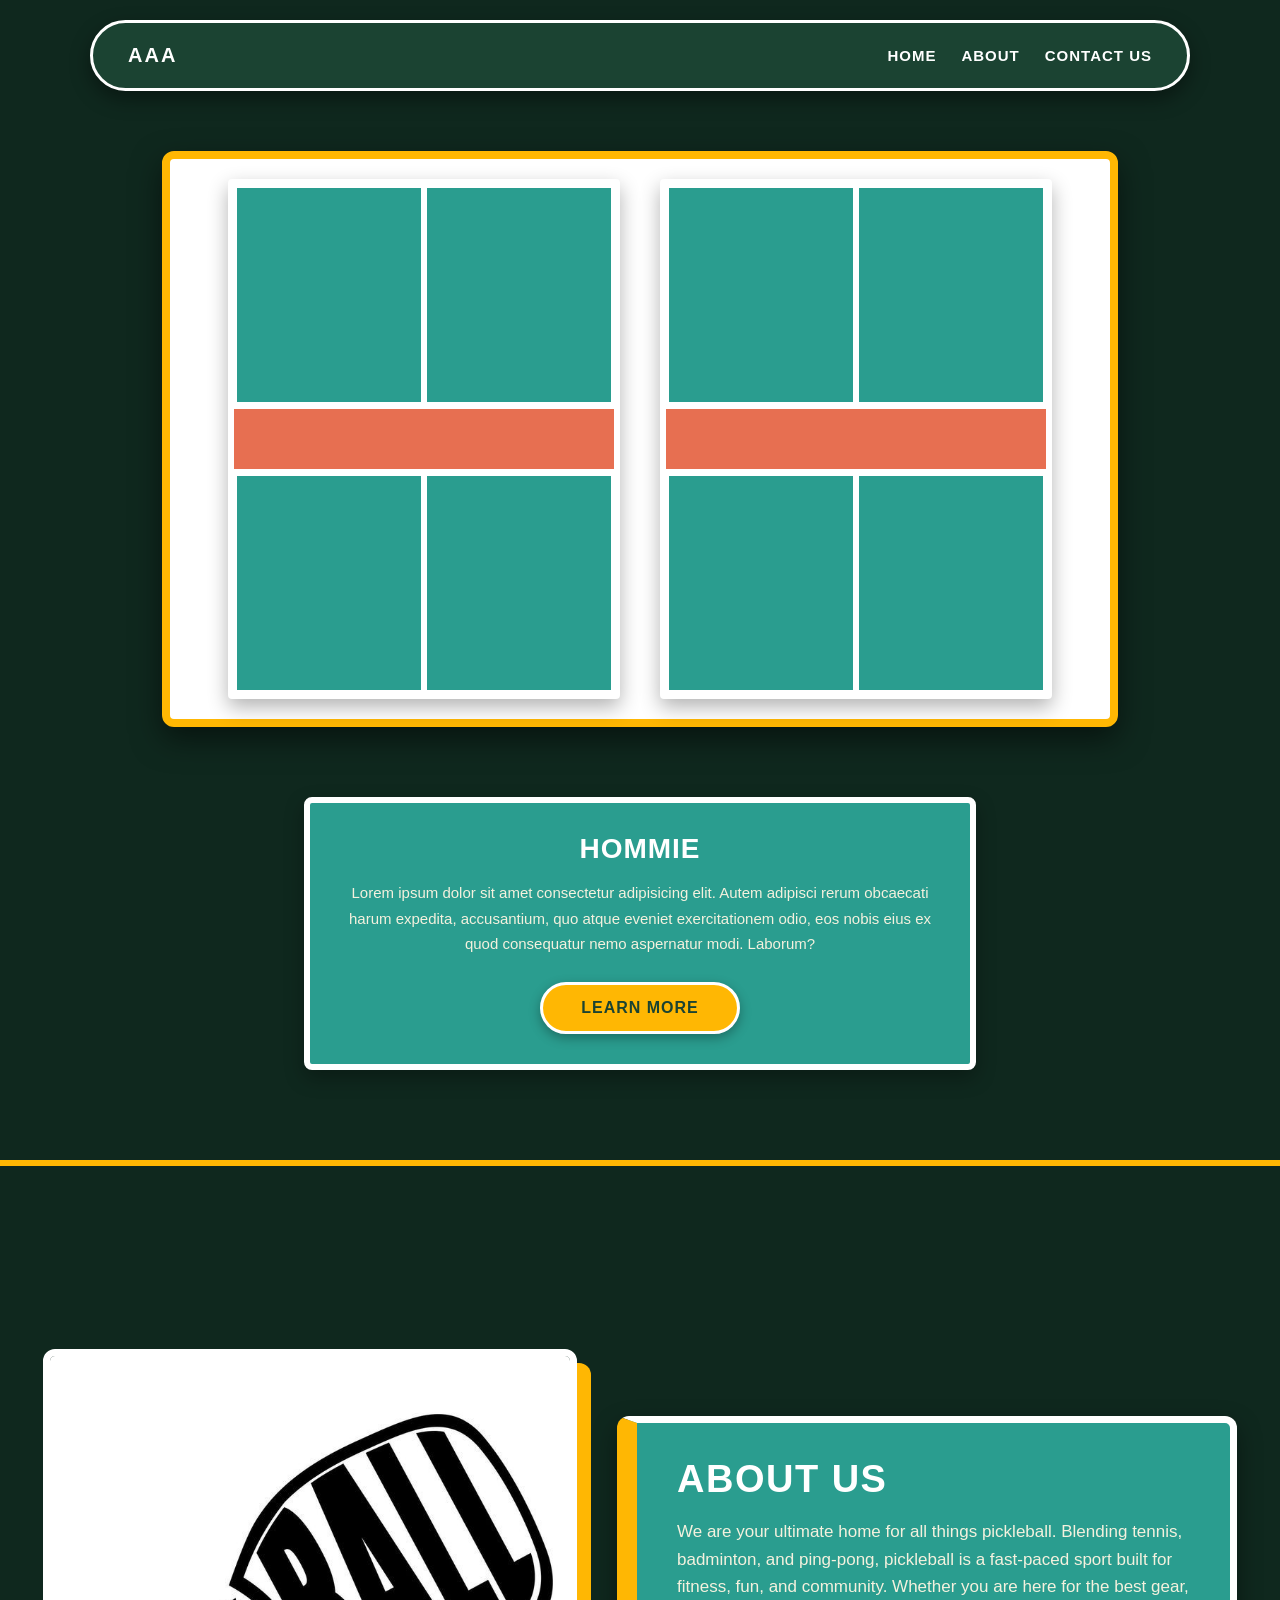
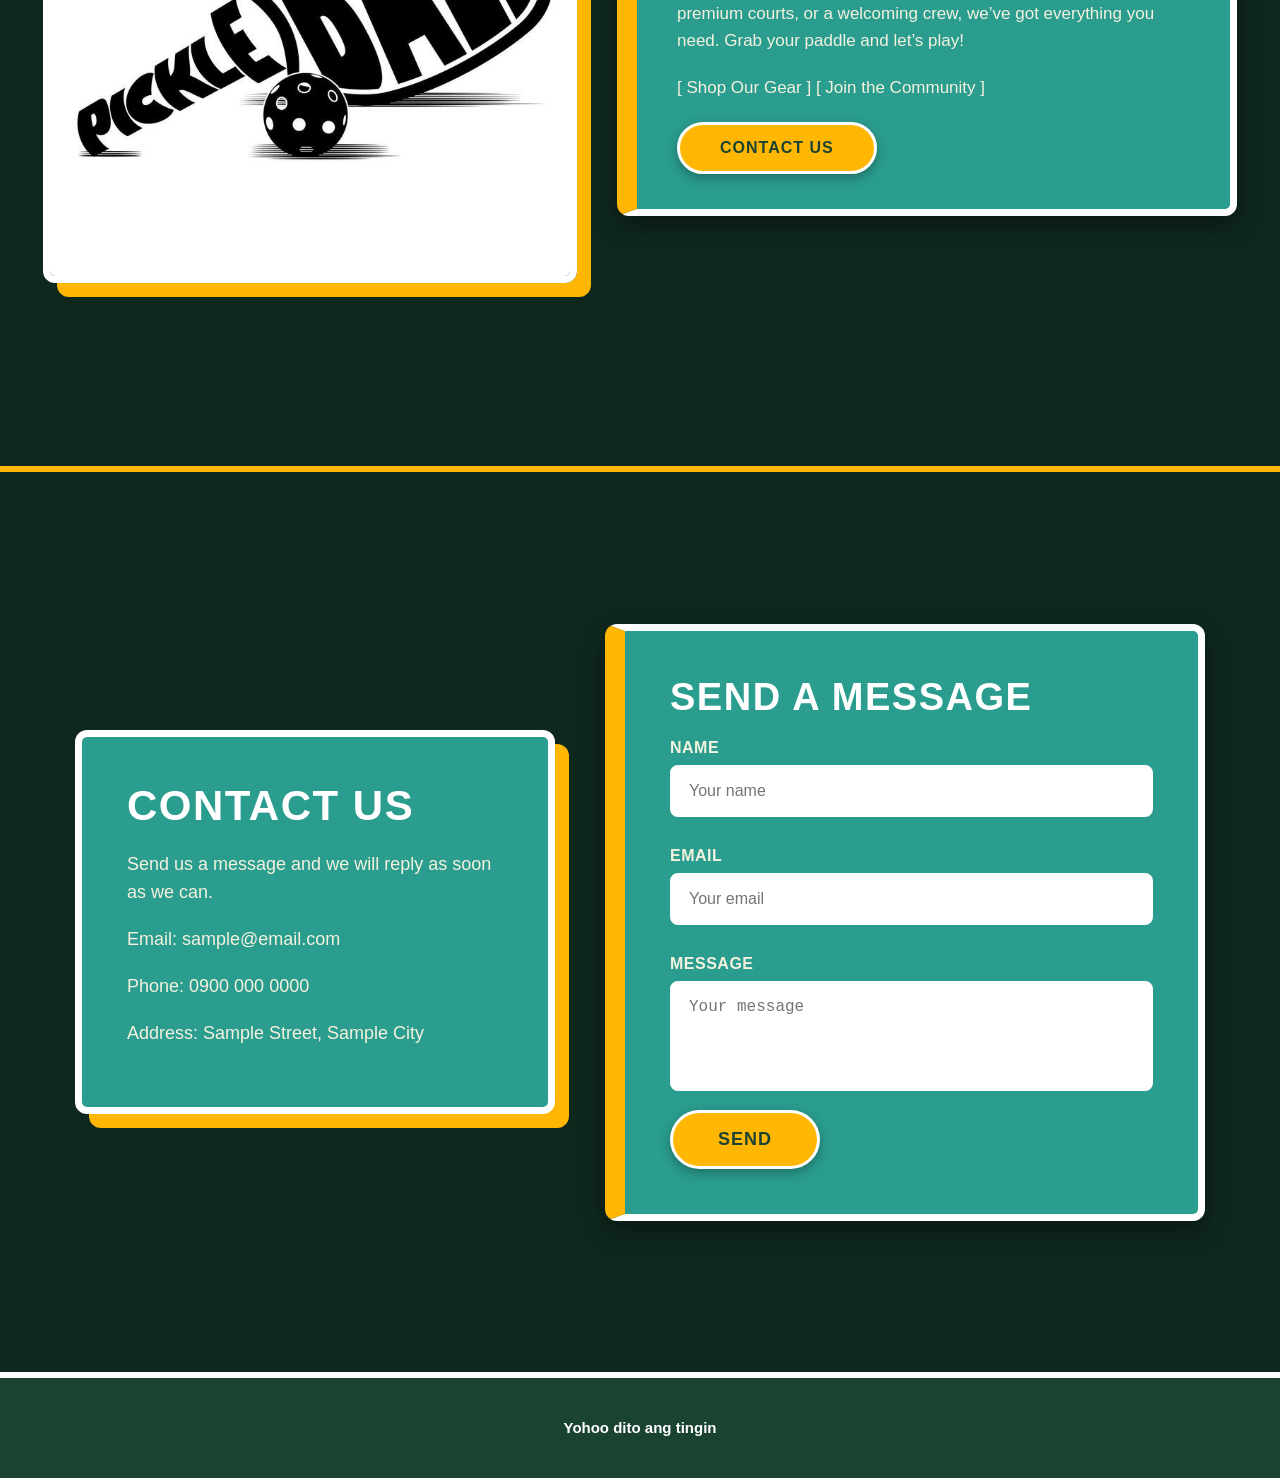
<file: index.html>
<!DOCTYPE html>
<html lang="en">
<head>
  <meta charset="UTF-8" />
  <meta name="viewport" content="width=device-width, initial-scale=1.0" />
  <title>Flex Layout</title>
  <link rel="stylesheet" href="style.css" />
</head>
<body>

  <div class="main-container">

    <nav class="navbar">
      <p>AAA</p>
      <div>
        <a href="#section-1">Home </a>
        <a href="#section-2">About </a>
        <a href="#section-3">Contact Us </a>
      </div>
    </nav>

    <section class="section-1" id="section-1">

      <div class="mother">

        <div class="child">
          <div class="box-container">
            <div class="box"></div>
            <div class="box"></div>
          </div>
          <div class="band"></div>
          <div class="box-container">
            <div class="box"></div>
            <div class="box"></div>
          </div>
        </div>

        <div class="child">
          <div class="box-container">
            <div class="box"></div>
            <div class="box"></div>
          </div>
          <div class="band"></div>
          <div class="box-container">
            <div class="box"></div>
            <div class="box"></div>
          </div>
        </div>

      </div>

      <div class="content">
        <h2>Hommie</h2>
        <p>
          Lorem ipsum dolor sit amet consectetur adipisicing elit. Autem adipisci rerum obcaecati harum expedita, accusantium, quo atque eveniet exercitationem odio, eos nobis eius ex quod consequatur nemo aspernatur modi. Laborum?
        </p>
        <button>Learn More</button>
      </div>

    </section>

    <section class="page-2" id="section-2">
      <iframe src="about/about.html" title="About Us"></iframe>
    </section>

    <section class="page-3" id="section-3">
      <iframe src="contact/contact.html" title="Contact Us"></iframe>
    </section>

    <footer class="footer">
      <p>Yohoo dito ang tingin</p>
    </footer>

  </div>

</body>
</html>
</file>
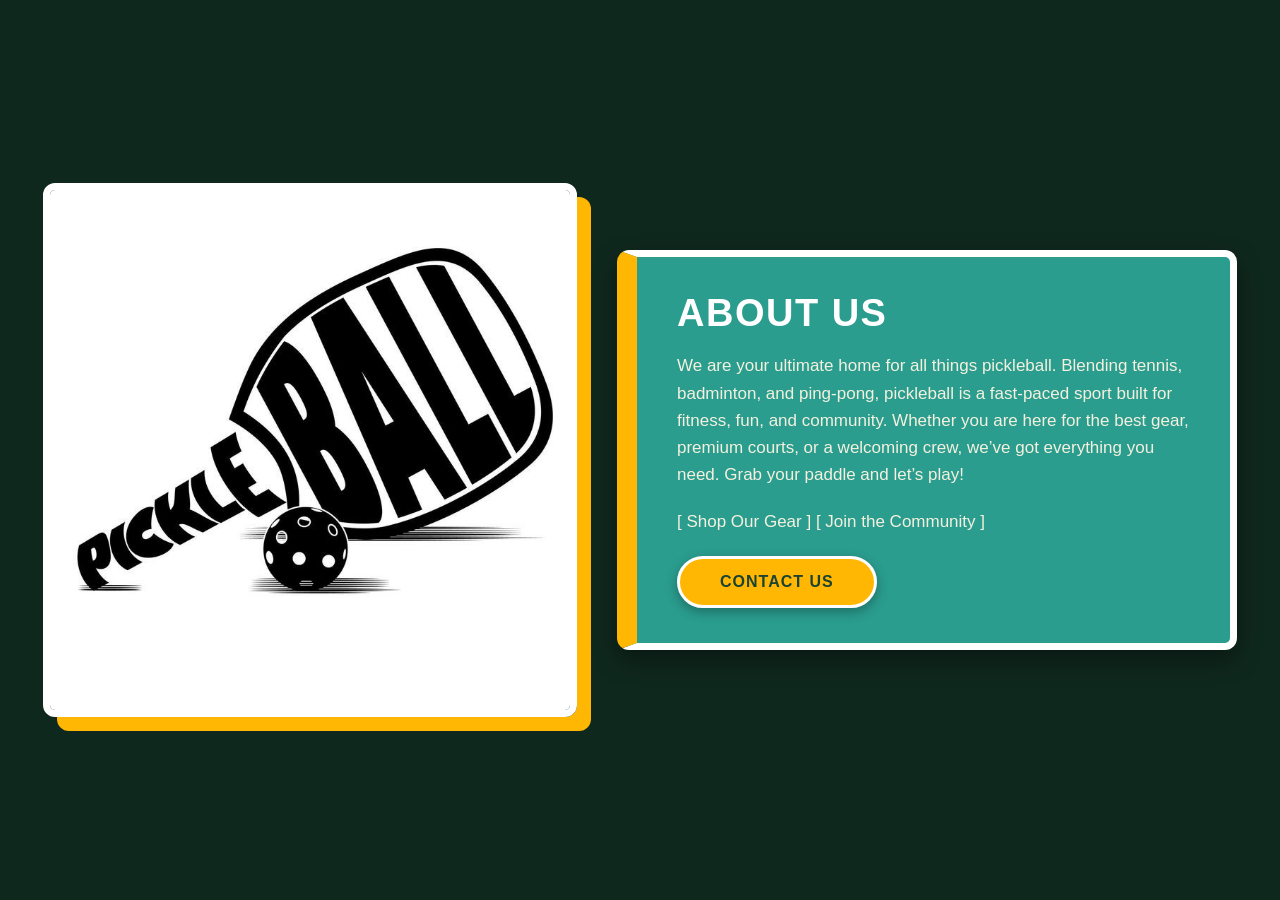
<file: about/about.html>
<!DOCTYPE html>
<html lang="en">
<head>
  <meta charset="UTF-8" />
  <meta name="viewport" content="width=device-width, initial-scale=1.0" />
  <title>About Us</title>
  <link rel="stylesheet" href="../style.css" />
  <link rel="stylesheet" href="about.css" />
</head>
<body>

  <section class="section-2">

    <div class="about-image">
      <img src="../picture/sss.jpg" alt="Pickleball" />
    </div>

    <div class="about-text">
      <h2>About Us</h2>
      <p>
        We are your ultimate home for all things pickleball. Blending tennis, badminton, and ping-pong, pickleball is a fast-paced sport built for fitness, fun, and community. Whether you are here for the best gear, premium courts, or a welcoming crew, we’ve got everything you need. Grab your paddle and let’s play!
      <p>
        [ Shop Our Gear ]        [ Join the Community ]
      </p>
      <button>Contact Us</button>
    </div>

  </section>

</body>
</html>
</file>
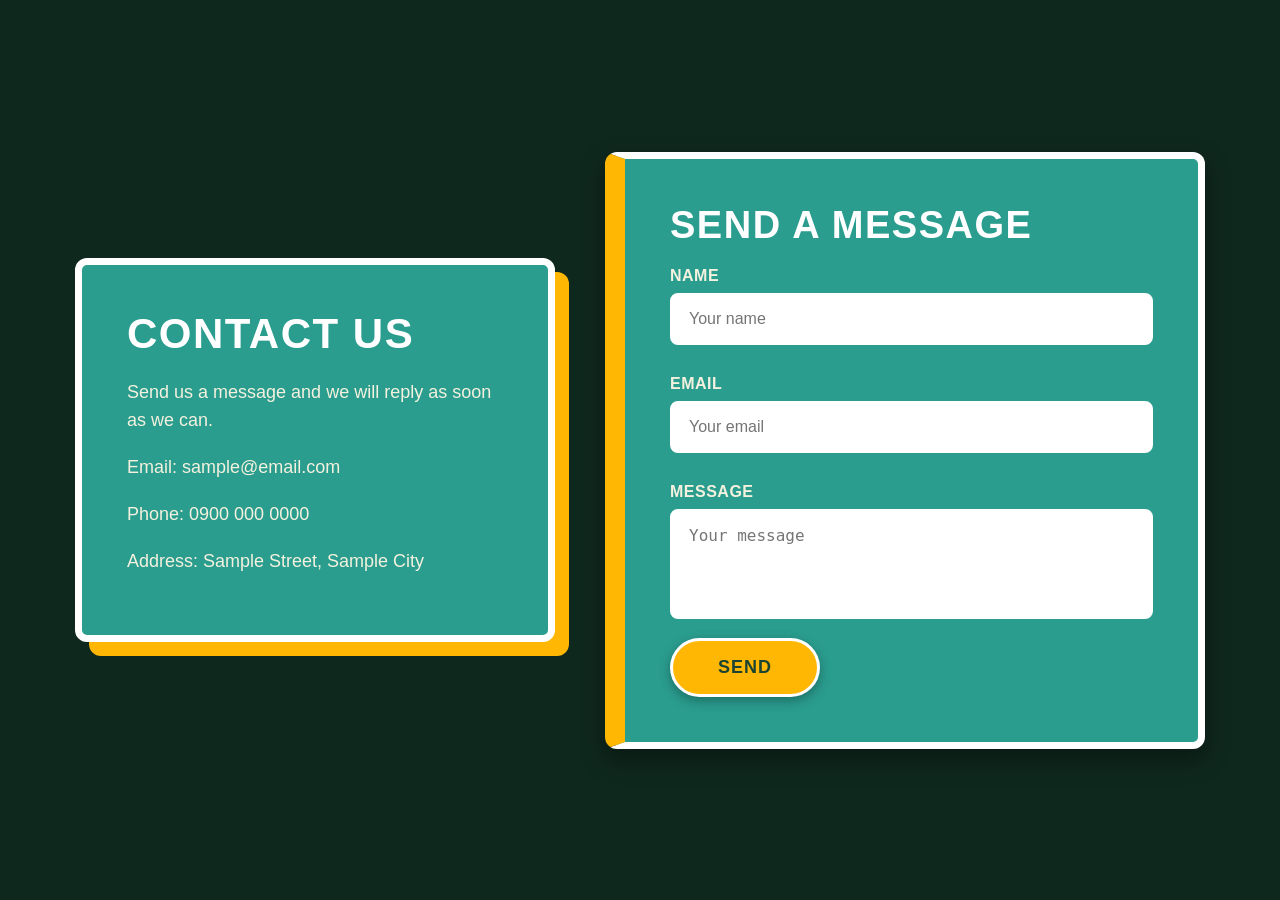
<file: contact/contact.html>
<!DOCTYPE html>
<html lang="en">
<head>
  <meta charset="UTF-8" />
  <meta name="viewport" content="width=device-width, initial-scale=1.0" />
  <title>Contact Us</title>
  <link rel="stylesheet" href="../style.css" />
  <link rel="stylesheet" href="contact.css" />
</head>
<body>

  <section class="section-3">

    <div class="contact-info">
      <h2>Contact Us</h2>
      <p>Send us a message and we will reply as soon as we can.</p>
      <p>Email: sample@email.com</p>
      <p>Phone: 0900 000 0000</p>
      <p>Address: Sample Street, Sample City</p>
    </div>

    <div class="contact-form">
      <h2>Send a Message</h2>
      <p>Name</p>
      <input type="text" placeholder="Your name" />
      <p>Email</p>
      <input type="text" placeholder="Your email" />
      <p>Message</p>
      <textarea placeholder="Your message"></textarea>
      <br />
      <button>Send</button>
    </div>

  </section>

</body>
</html>
</file>
<file: style.css>
body {
  margin: 0;
  font-family: 'Segoe UI', Tahoma, Geneva, Verdana, sans-serif;
  background-color: #0f281e;
  color: #ffffff;
}

.navbar {
  display: flex;
  justify-content: space-between;
  align-items: center;
  width: 80%;
  max-width: 1100px;
  height: 65px;
  margin: 20px auto 0 auto;
  padding: 0 35px;
  background: #1b4332;
  color: white;
  border-radius: 50px;
  border: 3px solid #ffffff;
  position: sticky;
  top: 20px;
  z-index: 1000;
  box-shadow: 0 8px 20px rgba(0, 0, 0, 0.4);
}

.navbar p {
  margin: 0;
  font-weight: 800;
  font-size: 20px;
  letter-spacing: 2px;
  color: #ffffff;
}

.navbar div {
  display: flex;
  gap: 25px;
}

a {
  color: #ffffff;
  text-decoration: none;
  font-size: 15px;
  font-weight: 700;
  text-transform: uppercase;
  letter-spacing: 1px;
}

a:hover {
  color: #ffb703;
}

.section-1 {
  min-height: 100vh;
  padding: 60px 20px;
  scroll-margin-top: 90px;
  display: flex;
  flex-direction: column;
  justify-content: center;
  align-items: center;
}

.mother {
  display: flex;
  justify-content: center;
  flex-wrap: wrap;
  gap: 40px;
  width: 100%;
  max-width: 900px;
  margin: 0 auto 40px auto;
  padding: 20px;
  background: #ffffff;
  border: 8px solid #ffb703;
  border-radius: 12px;
  box-shadow: 0 12px 30px rgba(0, 0, 0, 0.5);
}

.child {
  width: 380px;
  background: #2a9d8f;
  border: 6px solid #ffffff;
  border-radius: 4px;
  overflow: hidden;
  box-shadow: 0 8px 20px rgba(0, 0, 0, 0.3);
  display: flex;
  flex-direction: column;
}

.box-container {
  display: flex;
  height: 220px;
}

.box {
  width: 50%;
  background: #2a9d8f;
  border: 3px solid #ffffff;
}

.band {
  height: 60px;
  background: #e76f51;
  border-top: 4px solid #ffffff;
  border-bottom: 4px solid #ffffff;
  display: flex;
  justify-content: center;
  align-items: center;
}

.content {
  width: 90%;
  max-width: 600px;
  margin: 30px auto;
  padding: 30px;
  background: #2a9d8f;
  border-radius: 8px;
  border: 6px solid #ffffff;
  box-shadow: 0 8px 20px rgba(0, 0, 0, 0.3);
  text-align: center;
  color: #ffffff;
}

.content h2 {
  font-size: 28px;
  color: #ffffff;
  margin-top: 0;
  margin-bottom: 12px;
  font-weight: 800;
  text-transform: uppercase;
  letter-spacing: 1px;
}

.content p {
  font-size: 15px;
  line-height: 1.7;
  color: #f4f1de;
  margin-bottom: 25px;
}

.content button {
  padding: 14px 38px;
  background: #ffb703;
  color: #1b4332;
  font-size: 16px;
  font-weight: 800;
  text-transform: uppercase;
  letter-spacing: 1px;
  border: 3px solid #ffffff;
  border-radius: 50px;
  cursor: pointer;
  box-shadow: 0 4px 12px rgba(0, 0, 0, 0.3);
}

.content button:hover {
  background: #ffa200;
}

.page-2, .page-3 {
  display: flex;
  scroll-margin-top: 90px;
  background: #ffffff;
  border-top: 6px solid #ffb703;
}

iframe {
  width: 100%;
  height: 100vh;
  border: none;
}

.footer {
  display: flex;
  justify-content: center;
  align-items: center;
  height: 100px;
  background: #1b4332;
  color: #ffffff;
  font-size: 15px;
  font-weight: 700;
  border-top: 6px solid #ffffff;
}
</file>
<file: about/about.css>
body {
  margin: 0;
  padding: 0;
  height: 100vh;
  overflow: hidden;
  font-family: 'Segoe UI', Tahoma, Geneva, Verdana, sans-serif;
  background-color: #0f281e;
  color: #ffffff;
}

.section-2 {
  display: flex;
  justify-content: center;
  align-items: center;
  flex-wrap: wrap;
  gap: 40px;
  height: 100vh;
  padding: 20px 40px;
  box-sizing: border-box;
  background: #0f281e;
  overflow: hidden;
}

.about-image img {
  width: 100%;
  max-width: 520px;
  height: auto;
  border: 7px solid #ffffff;
  border-radius: 12px;
  box-shadow: 14px 14px 0 #ffb703;
  display: block;
}

.about-text {
  width: 100%;
  max-width: 620px;
  padding: 35px 40px;
  background: #2a9d8f;
  border: 7px solid #ffffff;
  border-left: 20px solid #ffb703;
  border-radius: 12px;
  box-shadow: 0 10px 25px rgba(0, 0, 0, 0.4);
  color: #ffffff;
  box-sizing: border-box;
}

.about-text h2 {
  margin-top: 0;
  margin-bottom: 15px;
  font-size: 38px;
  color: #ffffff;
  font-weight: 800;
  text-transform: uppercase;
  letter-spacing: 1.5px;
}

.about-text p {
  font-size: 17px;
  line-height: 1.6;
  color: #f4f1de;
  margin-bottom: 20px;
}

.about-text button {
  padding: 14px 40px;
  background: #ffb703;
  color: #1b4332;
  font-size: 16px;
  font-weight: 800;
  text-transform: uppercase;
  letter-spacing: 1px;
  border: 3px solid #ffffff;
  border-radius: 50px;
  cursor: pointer;
  box-shadow: 0 4px 12px rgba(0, 0, 0, 0.3);
}

.about-text button:hover {
  background: #ffa200;
}
</file>
<file: contact/contact.css>
body {
  margin: 0;
  padding: 0;
  height: 100vh;
  overflow: hidden;
  font-family: 'Segoe UI', Tahoma, Geneva, Verdana, sans-serif;
  background-color: #0f281e;
  color: #ffffff;
}

.section-3 {
  display: flex;
  justify-content: center;
  align-items: center;
  flex-wrap: wrap;
  gap: 50px;
  height: 100vh;
  padding: 20px 40px;
  box-sizing: border-box;
  background: #0f281e;
  overflow: hidden;
}

.contact-info {
  width: 100%;
  max-width: 480px;
  padding: 45px;
  background: #2a9d8f;
  color: #ffffff;
  border: 7px solid #ffffff;
  border-radius: 12px;
  box-shadow: 14px 14px 0 #ffb703;
  box-sizing: border-box;
}

.contact-info h2 {
  margin-top: 0;
  margin-bottom: 20px;
  font-size: 42px;
  font-weight: 800;
  text-transform: uppercase;
  letter-spacing: 1.5px;
}

.contact-info p {
  font-size: 18px;
  line-height: 1.6;
  color: #f4f1de;
  margin-bottom: 15px;
}

.contact-form {
  width: 100%;
  max-width: 600px;
  padding: 45px;
  background: #2a9d8f;
  border: 7px solid #ffffff;
  border-left: 20px solid #ffb703;
  border-radius: 12px;
  box-shadow: 0 10px 25px rgba(0, 0, 0, 0.4);
  box-sizing: border-box;
}

.contact-form h2 {
  margin-top: 0;
  margin-bottom: 20px;
  font-size: 38px;
  color: #ffffff;
  font-weight: 800;
  text-transform: uppercase;
  letter-spacing: 1.5px;
}

.contact-form p {
  margin-bottom: 8px;
  font-size: 16px;
  font-weight: 700;
  color: #f4f1de;
  text-transform: uppercase;
  letter-spacing: 0.5px;
}

.contact-form input {
  width: 100%;
  padding: 14px 16px;
  border: 3px solid #ffffff;
  border-radius: 8px;
  background: #ffffff;
  color: #1b4332;
  box-sizing: border-box;
  font-size: 16px;
  margin-bottom: 14px;
}

.contact-form textarea {
  width: 100%;
  height: 110px;
  padding: 14px 16px;
  border: 3px solid #ffffff;
  border-radius: 8px;
  background: #ffffff;
  color: #1b4332;
  box-sizing: border-box;
  font-size: 16px;
  resize: none;
}

.contact-form button {
  margin-top: 15px;
  padding: 16px 45px;
  background: #ffb703;
  color: #1b4332;
  font-size: 18px;
  font-weight: 800;
  text-transform: uppercase;
  letter-spacing: 1px;
  border: 3px solid #ffffff;
  border-radius: 50px;
  cursor: pointer;
  box-shadow: 0 4px 12px rgba(0, 0, 0, 0.3);
}

.contact-form button:hover {
  background: #ffa200;
}
</file>
